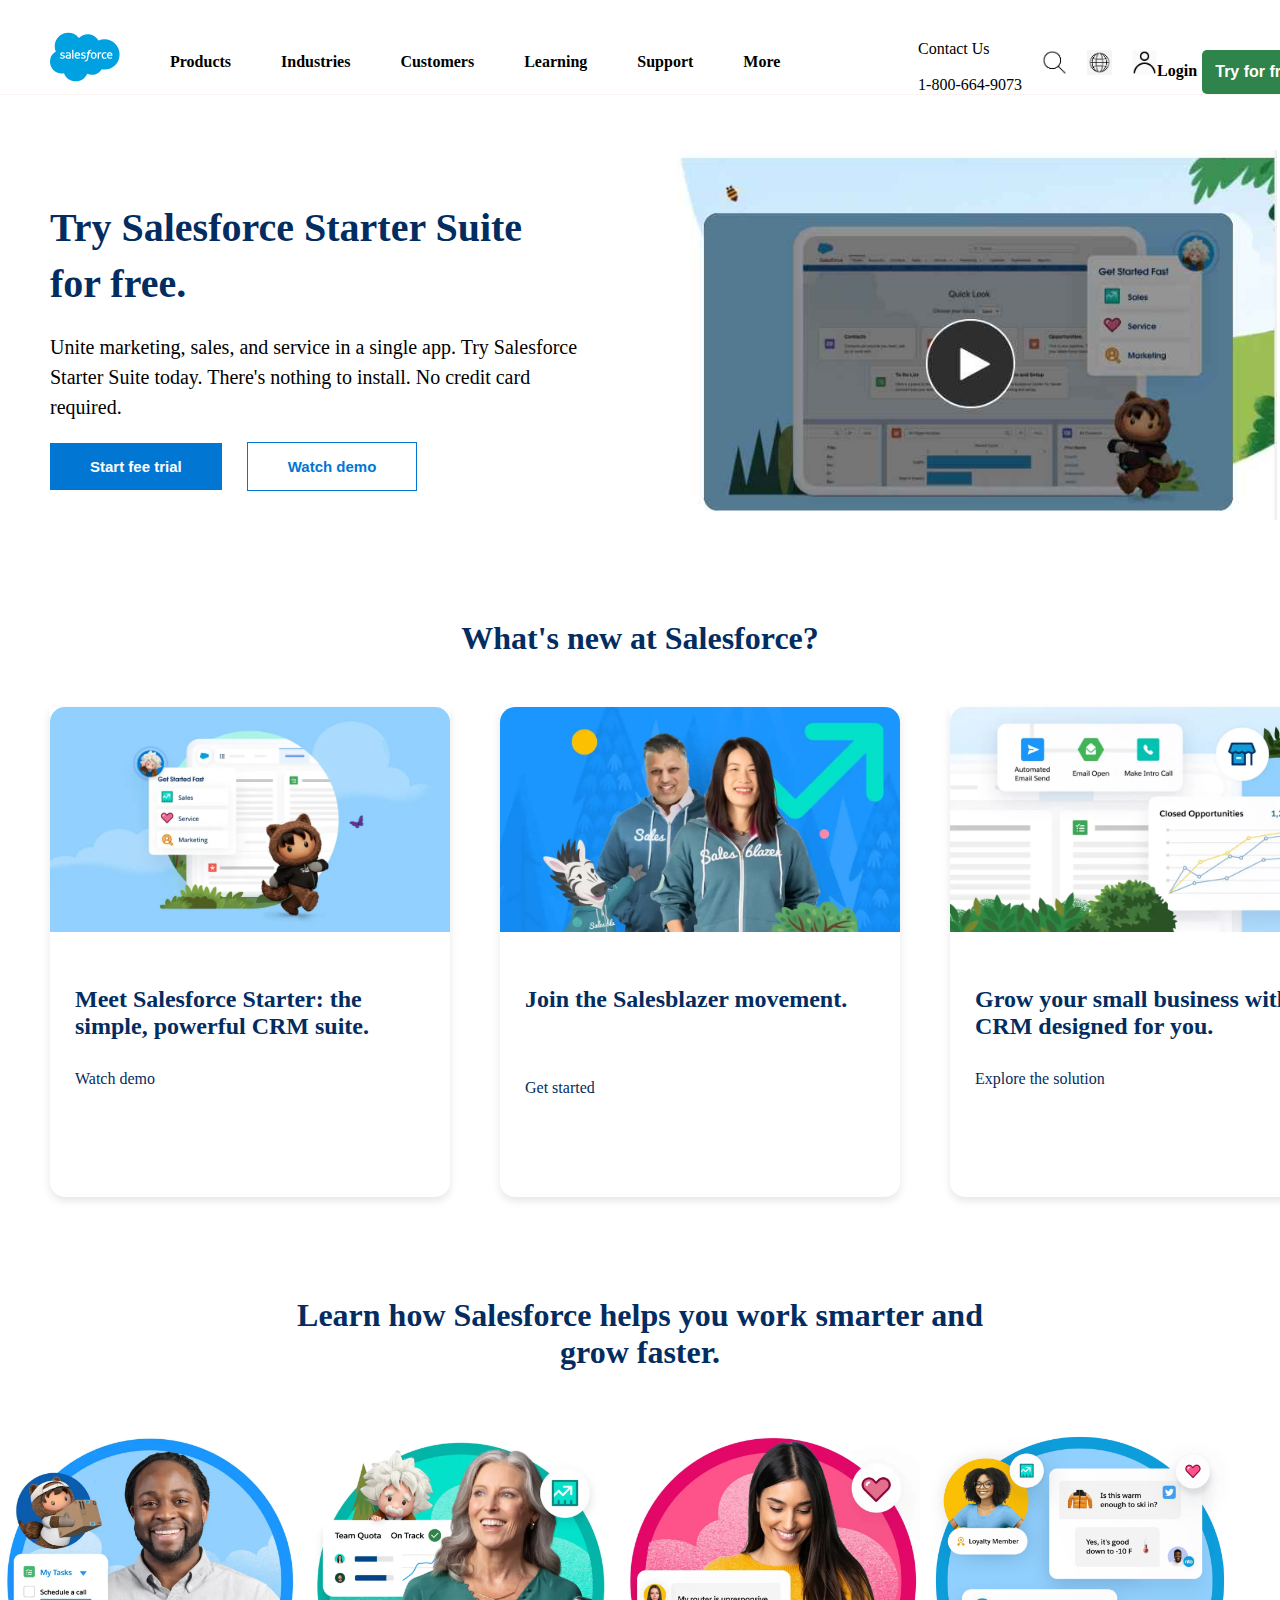
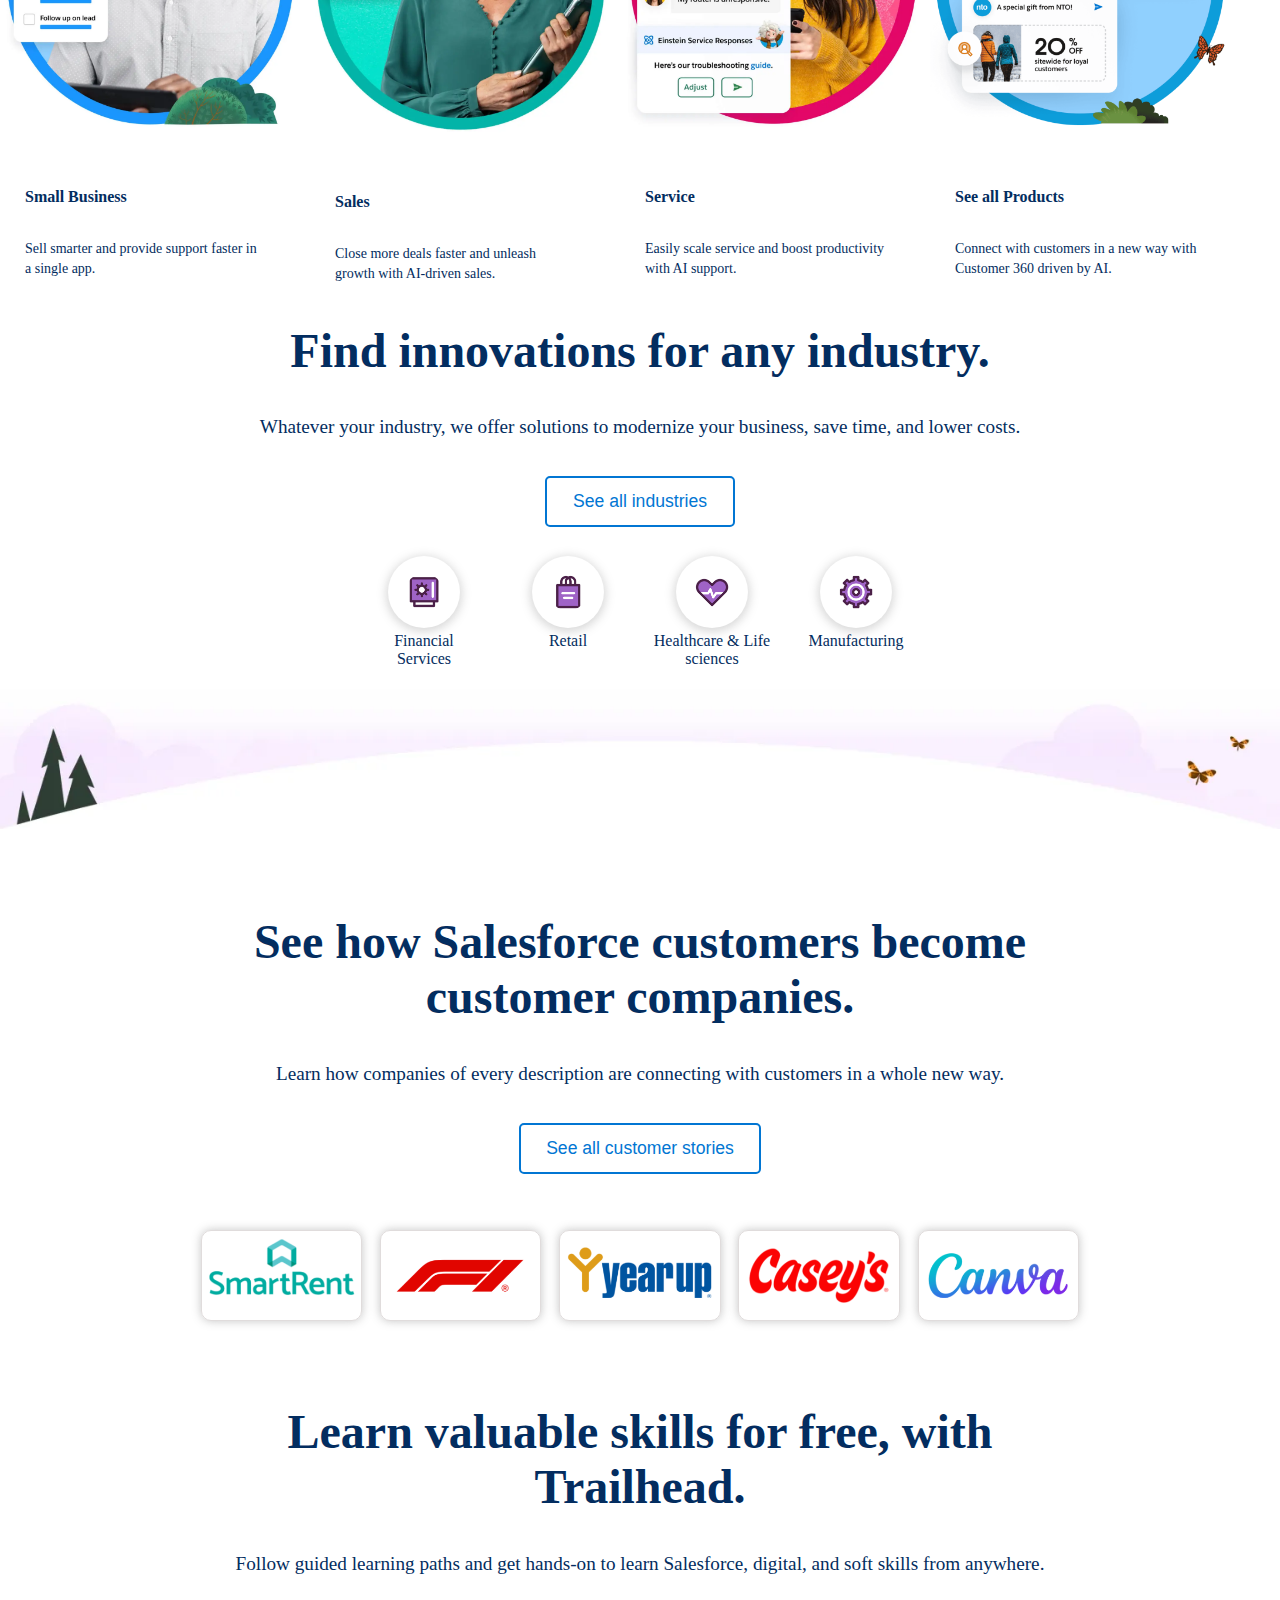
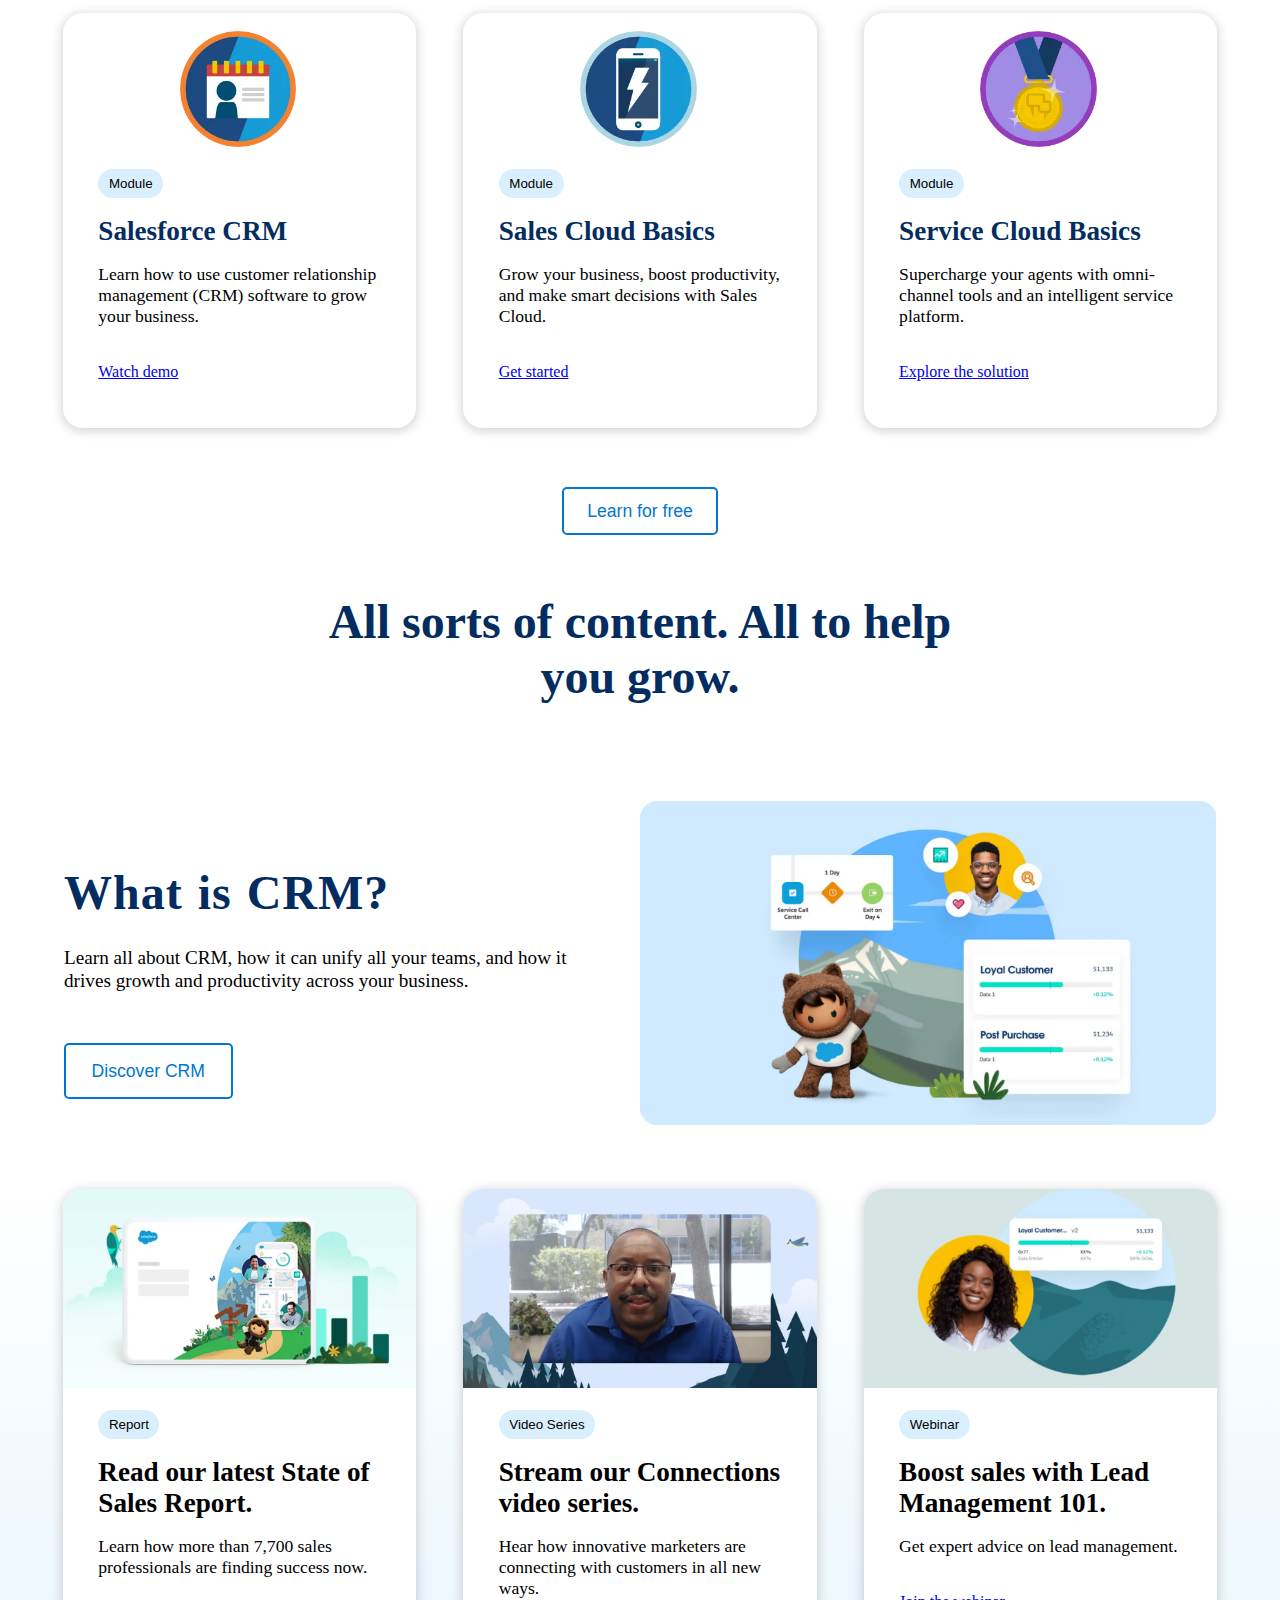
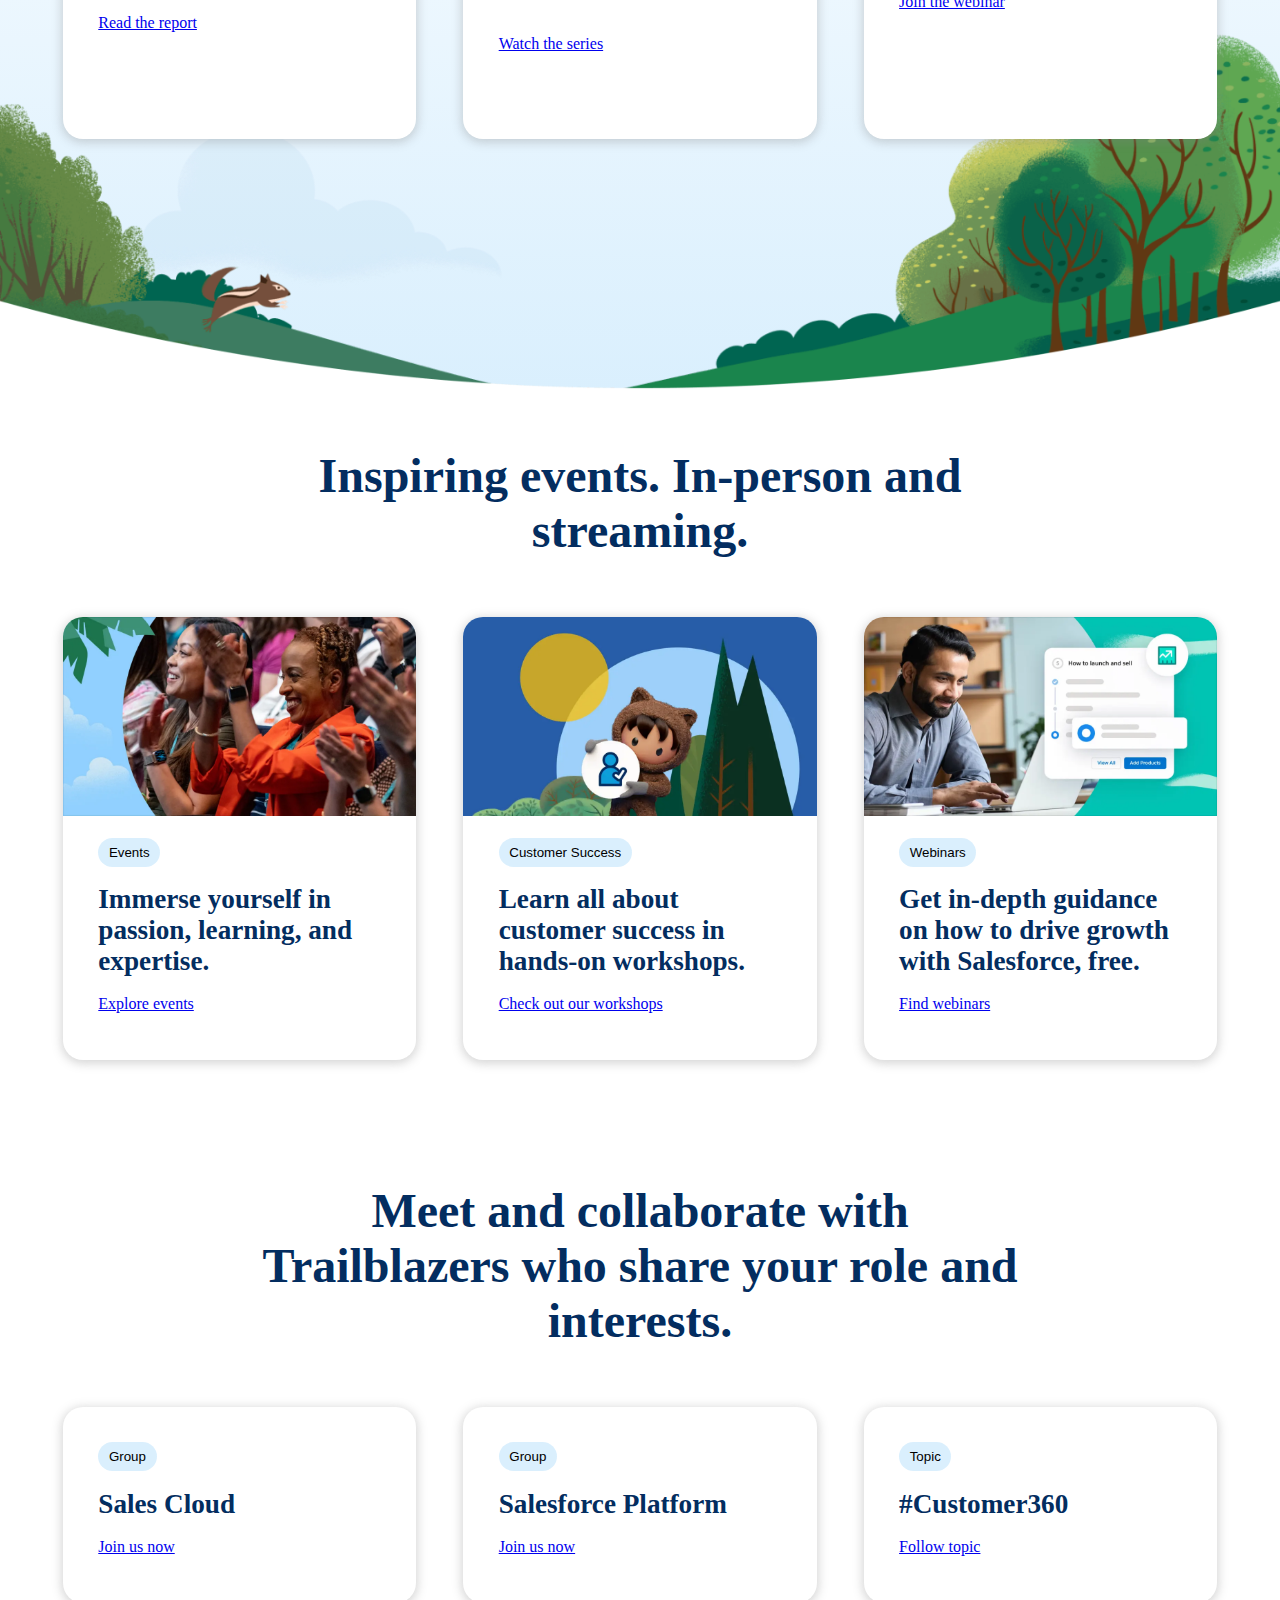
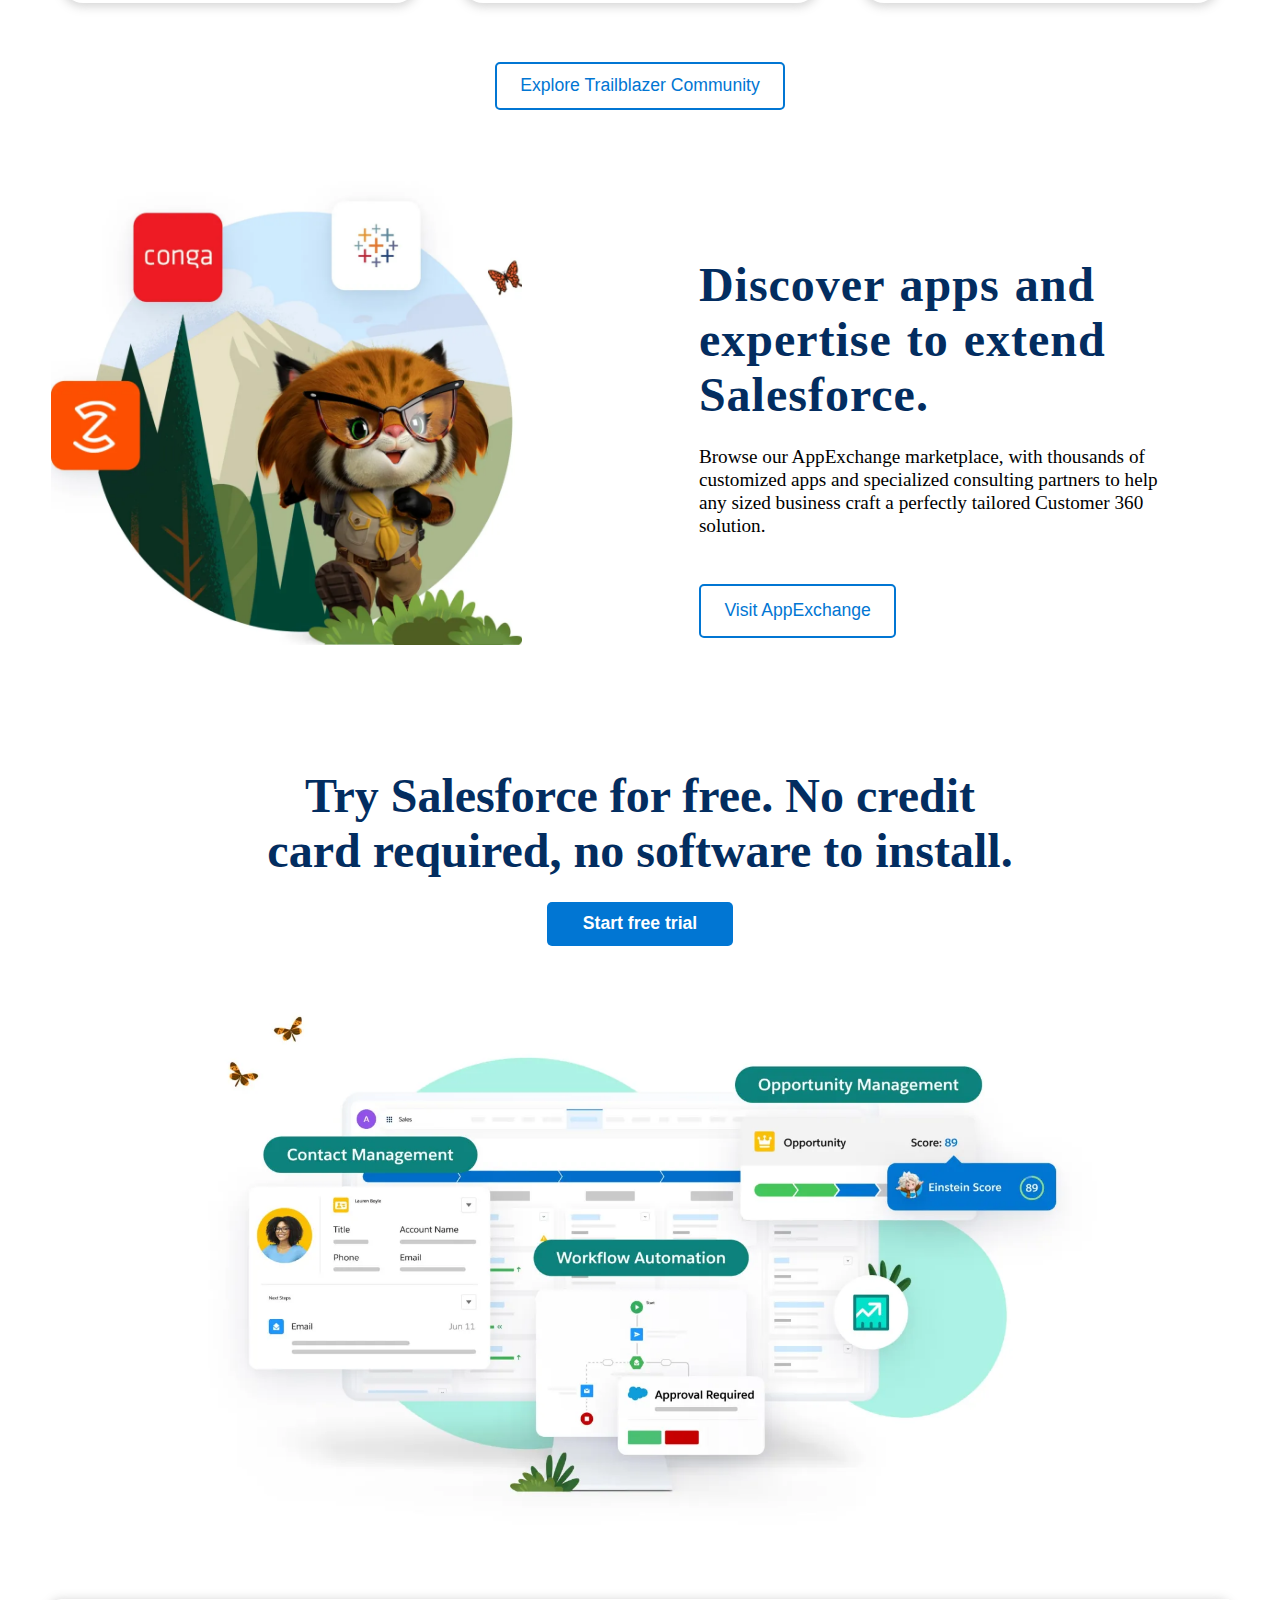
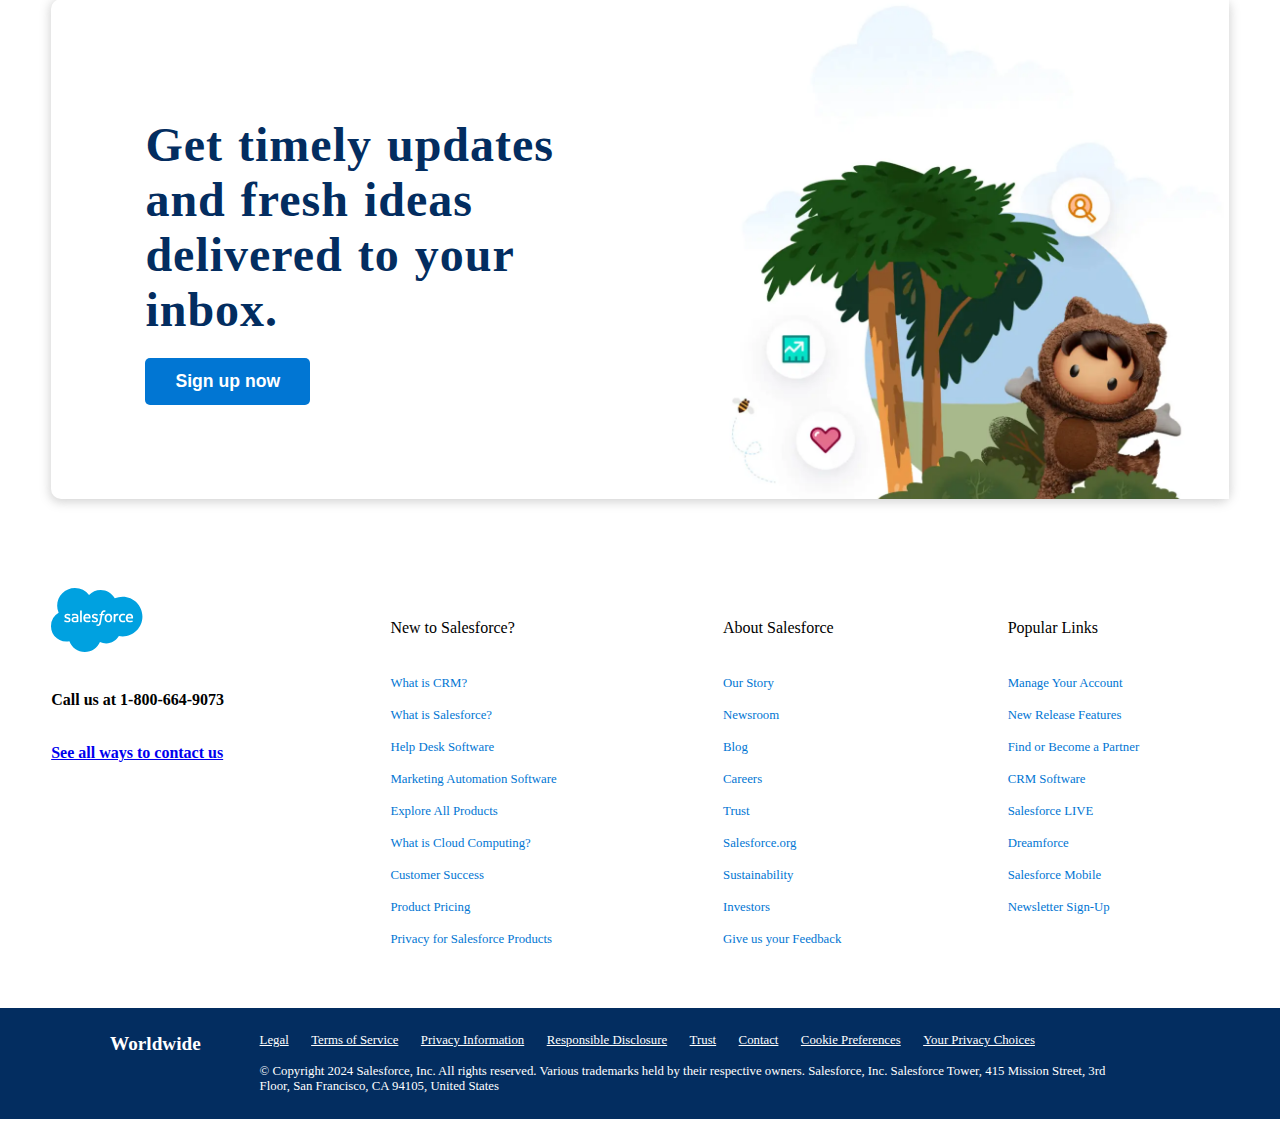
<file: index.html>
<!DOCTYPE html>
<html lang="en">
<head>
    <meta charset="UTF-8">
    <meta http-equiv="X-UA-Compatible" content="IE=edge">
    <meta name="viewport" content="width=device-width, initial-scale=1.0">
    <title>Document</title>
    <link rel="stylesheet" href="./style.css">
</head>
<body>
    <nav>
        <div class="nav">
            <img src="./images/logo-salesforce.svg" alt="">

            <div class="nav-bar">
                <ul>
                    <li>Products</li>
                    <li>Industries</li>
                    <li>Customers</li>
                    <li>Learning</li>
                    <li>Support</li>
                    <li>More</li>
                </ul>
            </div>
            <div class="nav-bar-two">
            <p>Contact Us<br><br> 1-800-664-9073
            </p>
            <img src="./images/Search-logo.jpeg" alt="">
            <img src="./images/worldwideweb.jpeg" alt="">
            <img src="./images/User-logo.jpeg" alt="">
            <p>Login</p>
            <button>Try for free</button>
            </div>
        </div>

    </nav>
      <div class="section-one">
            <div class="first-style">
                <h1>Try Salesforce Starter Suite<br> for free.</h1>
                <p>Unite marketing, sales, and service in a single app. Try Salesforce<br> Starter Suite today. There's nothing to install. No credit card<br> required.</p>
                <button>Start fee trial</button>
                <button>Watch demo</button>
            </div>
            <div class="first-image">
                <img src="./images/first-image.jpg" alt="">
            </div>

        </div>

            <div class="second-style">
                <h1>What's new at Salesforce?</h1>
            </div>
        </div>
        <div class="section-two">
            <div class="pic-two">
                <img src="./images/second-image.webp" alt="">
                <h2>Meet Salesforce Starter: the<br> simple, powerful CRM suite.</h2>
                <p>Watch demo</p>
            </div>
               <div class="pic-three">
                <img src="./images/third-image.webp" alt="">
                <h2>Join the Salesblazer movement.</h2>
                <p><br><br>Get started</p>
            </div>
               <div class="pic-four">
                <img src="./images/fourth-image.webp" alt="">
                <h2>Grow your small business with a<br> CRM designed for you.</h2>
                <p>Explore the solution</p>
            </div>
        </div>

        <div class="third-style">
            <h1>Learn how Salesforce helps you work smarter and<br> grow faster.</h1>
        </div>
        <div class="section-three">
            <div class="pic-five">
                <img src="./images/fifth-image.webp" alt="">
                <h4>Small Business</h4>
                <p>Sell smarter and provide support faster in<br> a single app.</p>
            </div>

             <div class="pic-six">
                <img src="./images/sixth-image.webp" alt="">
                <h4>Sales</h4>
                <p>Close more deals faster and unleash<br> growth with AI-driven sales.</p>
            </div>

             <div class="pic-seven">
                <img src="./images/seventh-image.webp" alt="">
                <h4>Service</h4>
                <p>Easily scale service and boost productivity<br> with AI support.</p>
            </div>

             <div class="pic-eight">
                <img src="./images/eight-image.webp" alt="">
                <h4>See all Products</h4>
                <p>Connect with customers in a new way with<br> Customer 360 driven by AI.</p>
            </div>
        </div>


        <section class="section3 flex">
            <h1>Find innovations for any industry.</h1>
            <p class="paragraph">Whatever your industry, we offer solutions to modernize your business, save time, and lower costs.</p>
            <button class="btn-right">See all industries</button>
            <div class="flex small-img">
                <div>
                    <img src="./images/php-industries-finserv.webp" alt="">
                    <p>Financial <br> Services</p>
                </div>
                <div>
                    <img src="./images/php-industries-retail.webp" alt="">
                    <p>Retail</p>
                </div>
                <div>
                    <img src="./images/php-industries-health.webp" alt="">
                    <p>Healthcare & Life <br> sciences</p>
                </div>
                <div>
                    <img src="./images/php-industries-manufacturing.webp" alt="">
                    <p>Manufacturing</p>
                </div>
            </div>
            <div class="bg2"></div>

        </section>

        <section class="section3 flex">
            <h1>See how Salesforce customers become customer companies.</h1>
            <p class="paragraph">Learn how companies of every description are connecting with customers in a whole new way.</p>
            <button class="btn-right">See all customer stories</button>

        </section>

        <section class="section">
            <div class="flex big-logos-div">
                <img class="big-logos" src="./images/php-customer-stories-01-smartrent.webp" alt="">
                <img class="big-logos" src="./images/php-customer-stories-02-f1.webp" alt="">
                <img class="big-logos" src="./images/php-customer-stories-03-yearup.webp" alt="">
                <img class="big-logos" src="./images/php-customer-stories-04-caseys.webp" alt="">
                <img class="big-logos" src="./images/php-customer-stories-05-canva.webp" alt="">
            </div>
        </section>

        <section class="section3 flex">
            <h1>Learn valuable skills for free, with Trailhead.</h1>
            <p class="paragraph">Follow guided learning paths and get hands-on to learn Salesforce, digital, and soft skills from anywhere.</p>

        </section>

        <section class="section4 flex">
            <div class="big-div flex">
                <div class="flex-items">
                    <img src="./images/crm.webp" alt="">
                    <button>Module</button>
                    <h2> Salesforce CRM</h2>
                    <p>Learn how to use customer relationship management (CRM) software to grow your business.</p>
                    <a href="#">Watch demo</a>
                </div>
                <div class="flex-items">
                    <img src="./images/cloud.webp" alt="">
                    <button>Module</button>
                    <h2>Sales Cloud Basics</h2>
                    <p>Grow your business, boost productivity, and make smart decisions with Sales Cloud.</p>
                    <a href="#">Get started</a>
                </div>
                <div class="flex-items">
                    <img src="./images/servicecloud.webp" alt="">
                    <button>Module</button>
                    <h2>Service Cloud Basics</h2>
                    <p>Supercharge your agents with omni-channel tools and an intelligent service platform.</p>
                    <a href="#">Explore the solution</a>
                </div>
            </div>
            <button class="btn-right">Learn for free</button>
            <h1 class="h1">All sorts of content. All to help you grow.</h1>

        </section>

        <section class="flex section5">
            <div class="div flex">
                <h1>What is CRM?</h1>
                <p class="paragraph">Learn all about CRM, how it can unify all your teams, 
                    and how it drives growth and productivity across your business.</p>
                
                <button class="btn-right">Discover CRM</button>

            </div>
            <img src="./images/php-rc-what-is-crm.webp" alt="">
        </section>

        <section class="section6">
            <div class="big-div flex">
                <div class="flex-items">
                    <img src="./images/report.webp" alt="">
                    <button>Report</button>
                    <h2> Read our latest State of Sales Report.</h2>
                    <p>Learn how more than 7,700 sales professionals are finding success now.</p>
                    <a href="#">Read the report</a>
                </div>
                <div class="flex-items">
                    <img src="./images/videoseries.webp" alt="">
                    <button>Video Series</button>
                    <h2>Stream our Connections video series.</h2>
                    <p>Hear how innovative marketers are connecting with customers in all new ways.</p>
                    <a href="#">Watch the series</a>
                </div>
                <div class="flex-items">
                    <img src="./images/webinar.webp" alt="">
                    <button>Webinar</button>
                    <h2>Boost sales with Lead Management 101.</h2>
                    <p>Get expert advice on lead management.</p>
                    <a href="#">Join the webinar</a>
                </div>
            </div>
        </section>

        <section class="section7">
            <h1>Inspiring events. In-person and streaming.</h1>
            <div class="big-div flex">
                <div class="flex-items">
                    <img src="./images/chp-news-bar-evergreen-events.webp" alt="">
                    <button>Events</button>
                    <h2>Immerse yourself in passion, learning, and expertise.</h2>
                    <a href="#">Explore events</a>
                </div>
                <div class="flex-items">
                    <img src="./images/chp-events-customer-success.webp" alt="">
                    <button>Customer Success</button>
                    <h2>Learn all about customer success in hands-on workshops.</h2>
                    <a href="#">Check out our workshops</a>
                </div>
                <div class="flex-items">
                    <img src="./images/webinars.webp" alt="">
                    <button>Webinars</button>
                    <h2>Get in-depth guidance on how to drive growth with Salesforce, free.</h2>
                    <a href="#">Find webinars</a>
                </div>
            </div>
        </section>

        <section class="section8 flex">
            <h1>Meet and collaborate with Trailblazers who share your role and interests.</h1>
            <div class="big-div flex">
                <div class="flex-items">
                    <button>Group</button>
                    <h2>Sales Cloud </h2>
                    <a href="#">Join us now</a>
                </div>
                <div class="flex-items">
                    <button>Group</button>
                    <h2>Salesforce Platform
                    </h2>
                    <a href="#">Join us now</a>
                </div>
                <div class="flex-items">
                    <button>Topic</button>
                    <h2>#Customer360</h2>
                    <a href="#">Follow topic</a>
                </div>
            </div>
            <button class="btn-right">Explore Trailblazer Community</button>

        </section>

        <section class="flex section9">
            <img src="./images/php-appy-appexchange.webp" alt="">
            <div class="div flex">
                <h1>Discover apps and expertise to extend Salesforce.</h1>
                <p class="paragraph">Browse our AppExchange marketplace, with thousands of customized
                     apps and specialized consulting partners to help any sized business craft a perfectly tailored Customer 360 solution.</p>
                
                <button class="btn-right">Visit AppExchange</button>

            </div>
        </section>

        <section class="flex section10">
            <h1>Try Salesforce for free. No credit card required, no software to install.</h1>
            <button>Start free trial</button>
            <img src="./images/bigpic.webp" alt="">
        </section>

        <section class="section11">
            <div class="section11-div flex">
                <div class="div">
                    <h1>Get timely updates and fresh ideas delivered to your inbox.</h1>
                    <button>Sign up now</button>
                        
                </div>
                <img src="./images/hp-newsletter-card.webp" alt="">
            </div>
        </section>
    </main>

    <footer>
        <div class="footer-div flex">
            <div>
                <div class="logo"><img src="./images/logo-salesforce.svg" alt=""></div>

                <p>Call us at 1-800-664-9073</p>
                <a href="#">See all ways to contact us</a>

            </div>
            <ul>
                <li class="black">New to Salesforce?</li>
                <li>What is CRM?</li>
                <li>What is Salesforce?</li>
                <li>Help Desk Software</li>
                <li>Marketing Automation Software</li>
                <li>Explore All Products</li>
                <li>What is Cloud Computing?</li>
                <li>Customer Success</li>
                <li>Product Pricing</li>
                <li>Privacy for Salesforce Products</li>
            </ul>
            <ul>
                <li class="black">About Salesforce</li>
                <li>Our Story</li>
                <li>Newsroom</li>
                <li>Blog</li>
                <li>Careers</li>
                <li>Trust</li>
                <li>Salesforce.org</li>
                <li>Sustainability</li>
                <li>Investors</li>
                <li>Give us your Feedback</li>
            </ul>
            <ul>
                <li class="black">Popular Links</li>
                <li>Manage Your Account</li>
                <li>New Release Features</li>
                <li>Find or Become a Partner</li>
                <li>CRM Software</li>
                <li>Salesforce LIVE</li>
                <li>Dreamforce</li>
                <li>Salesforce Mobile</li>
                <li>Newsletter Sign-Up</li>
            </ul>
        </div>

        <div class="footer flex">
            <b>Worldwide </b>
            <div>
                <ul class="flex">
                    <a href="#"><li>Legal</li></a>
                    <a href="#"><li>Terms of Service</li></a>
                    <a href="#"><li>Privacy Information</li></a>
                    <a href="#"><li>Responsible Disclosure</li></a>
                    <a href="#"><li>Trust</li></a>
                    <a href="#"><li>Contact</li></a>
                    <a href="#"><li>Cookie Preferences</li></a>
                    <a href="#"><li>Your Privacy Choices</li></a>
                </ul>
                <p> &copy  Copyright 2024 Salesforce, Inc. All rights reserved. 
                    Various trademarks held by their respective owners. Salesforce, Inc. Salesforce Tower, 415 Mission Street, 3rd Floor, San Francisco, CA 94105, United States</p>
            </div>
        </div>
    </footer>

</body>
</html>
</file>
<file: style.css>
.nav{
    margin: auto;
    display: flex;
    border-bottom: 1px solid rgb(252, 243, 243);
    position: fixed;
    background-color: #ffff;
   
}
.nav img{
     width: 70px;
     margin-left: 50px;
     margin-top: 20px;
}

.nav-bar{
    display: flex;
    justify-content:space-between;
    width: 40%;
}
.nav-bar ul {
display: flex;
list-style: none;
justify-content: space-between;

}

.nav-bar li{
    display: flex;
    justify-content: space-between;
    margin-left: 50px;
    margin-top: 50px;
    font-weight: 700;
    font-size: 16px;
    line-height: 24px;
}
.nav-bar-two{
    display: flex;
    float: right;
    justify-content: flex-end;
    margin-left: 250px;
}
.nav-bar-two :nth-child(1){
    margin-top: 40px;
}

.nav-bar-two img{
    width: 25px;
    height: 25px;
    margin-left: 20px;
    margin-top: 50px;
}
.nav-bar-two :nth-child(5){
    margin-top: 59px;
     font-weight: 700;
    font-size: 16px;
    line-height: 24px;
}
.nav-bar-two :nth-child(6){
    background-color: #2e844a;
    border: none;
    border-radius: 5px;
    width: 110px;
    margin-top: 50px;
    margin-left: 5px;
    font-weight: 700;
    font-size: 16px;
    line-height: 24px;
    color:#ffff ;

}
.section-one{
    display: flex;

}

.first-style h1{
    margin-top: 100px;
    font-size: 40px;
    line-height: 56px;
    font-weight: 700;
    text-align: start;
    margin-top: 200px;
    margin-left: 50px;
    color: #032d60;

}

.first-style p{
    font-size: 20px;
    line-height: 30px;
    margin-left: 50px;
    margin-top: 20px;
}
.first-image{
display: flex;

}

.first-image img{
    width: 600px;
    margin-top: 150px;
    margin-left: 100px;
}


.first-style :nth-child(3){
    padding: 15px 40px;
    margin: 20px;
    margin-left: 50px;
    font-size: 15px;
    font-weight: 800;
    background-color: #0176d3;
    color: #ffff;
    border: none;
}

.first-style :nth-child(4){
     padding: 15px 40px;
    margin: 20px;
    margin-left: 1px;
    font-size: 15px;
    font-weight: 800;
    color: #0176d3;
    border: 1px solid #0176d3;
    background-color: #ffff;

}

.second-style h1{
    text-align: center;
    justify-content: center;
    margin-top: 100px;
    color: #032d60;
}
.section-two{
    flex-direction: row;
    justify-content: space-between;
    display: flex;
    padding-top: 50px;
    margin-right: 50px;

}

.section-two h2{
    margin-top: 50px;
    color: #032d60;
    margin-left: 25px;

}

.section-two p{
    margin-top: 30px;
    color: #032d60;
    margin-left: 25px;
}
.pic-two{
    border-radius: 5px;
    box-shadow:0 4px 8px rgba(0, 0, 0, 0.1);
    padding-bottom: 100px;
    margin-left: 50px;
    border-radius: 0px 0px 15px 15px;

}

.pic-two img{
    width: 400px;
    border-radius: 15px 15px 0px 0px;

}



.pic-three{
    border-radius: 5px;
    box-shadow:0 4px 8px rgba(0, 0, 0, 0.1);
    padding-bottom: 100px;
    margin-left: 50px;
    border-radius: 0px 0px 15px 15px;

}

.pic-three img{
    width: 400px;
    border-radius: 15px 15px 0px 0px;

}



.pic-four{
    border-radius: 5px;
    box-shadow:0 4px 8px rgba(0, 0, 0, 0.1);
    padding-bottom: 100px;
    margin-left: 50px;
    border-radius: 0px 0px 15px 15px;

}

.pic-four img{
    width: 400px;
    border-radius: 15px 15px 0px 0px;

}

.third-style h1{
    text-align: center;
    justify-content: center;
    margin-top: 100px;
    color: #032d60;
}

.section-three{
    flex-direction: row;
    justify-content: space-between;
    display: flex;
    padding-top: 60px;
    margin-right: 50px;

}


.pic-five img{
    width: 300px;

}

.pic-six img{
    width: 300px;

}

.pic-seven img{
    width: 300px;

}

.pic-eight img{
    width: 300px;

}

.section-three h4{
    margin-top: 50px;
    color: #032d60;
    margin-left: 25px;
    font-size: 16px;
    line-height: 24px;

}

.section-three p{
    margin-top: 30px;
    color: #032d60;
    margin-left: 25px;
    font-size: 14px;
    line-height: 20px;
}


.fourth-style {
    text-align: center;
    justify-content: center;
    margin-top: 100px;
    color: #032d60;
   
}
.fourth-style p{
    padding-top: 20px;
}

.fourth-style :nth-child(3){
    padding: 15px 40px;
    margin: 20px;
    margin-left: 1px;
    font-size: 15px;
    font-weight: 700;
    color: #0176d3;
    border: 2px solid #0176d3;
    background-color: #ffff;
    margin-top: 50px;
}
   
   
*{
    box-sizing: border-box;
    padding: 0;
    margin: 0;
    list-style: none;
}
.flex{
    display: flex;
}

.div{
    width: 35%;
    height: 80%;
    flex-direction: column;
    justify-content: center;
    margin: 0 5%;
    padding-top: 10%;
}

.div h1{
    font-size: 3em;
    letter-spacing: 1px;
    word-spacing: 2px;
    color: #032d60;
}
.div .paragraph{
    margin: 5% 0;
    font-size: 1.5em;
    line-height: 1.2;

}
.section1 button, .section10 button, .section11 button{
    width: fit-content;
    color: white;
    background-color: #0176d3;
    border: none;
    /* border: 2px solid #005fad ; */
    padding: 3% 7%;
    font-weight: 600;
    border-radius: 5px;
    margin-top: 3%;
    font-size: 1.1em;

}
.btn-right{
    margin-left: 5%;
    border: 2px solid #0176d3 !important;
    background-color: white !important;
    color: #0176d3 !important;
    font-size: 1.1em;

}
.section1 button:hover {
    background-color: #032d60;
}
.btn-right:hover{
    background-color: #aadbfb70 !important;
}

.section2, .section3{
    width: 92vw;
    margin: 3% auto;
    color: #032d60;
    
}
.big-div{
    width: 100%;
    justify-content: space-between;
}
.flex-items{
    margin: 0 1%;
    padding-bottom: 4%;
    width: 30%;
    border-radius: 20px;
    box-shadow: 0px 2px 10px 2px #8080804f;
}

.section2 h1{
    font-size: 3em;
    text-align: center;
    margin: 0 auto 5%;
    max-width: 65%;

}
.flex-items h2{
    font-size: 1.7em;
    margin: 15% 10%;

}
.four-items h2{
    font-size: 1.5em;

}
.flex-items a{
    margin: 0 10% 15%;
}
.flex-items img{
    width: 100%;
    border-top-left-radius: 20px;
    border-top-right-radius: 20px;
}
.four-items{
    margin: 0 1%;
    padding-bottom: 4%;
    width: 20%;
    
}
.four-items img{
    width: 100%;
    
}
.four-items p{
    margin: 15% 0;
    font-size: 1.1em;
    color: black;
}

.section3{
    width: 100vw;
    flex-direction: column;
    align-items: center;
    justify-content: center;
    
}
.bg2{
    background-image: url(./images/bg2.webp);
    background-repeat: no-repeat;
    background-size: contain;
    height: 200px;
    width: 100%;
}
.section3 .small-img{
    width: 45%;
    margin: auto;
    align-items: center;
    justify-content: center;
}
.section3 h1{
    font-size: 3em;
    text-align: center;
    margin: 0 auto 5%;
    max-width: 65%;

}
.small-img div{
    width: 25%;
    text-align: center;
    height: 120px;
    margin-top: 5%;
}
.section3 img{
    width: 50%;
    padding: 12%;
    border-radius: 50%;
    box-shadow: 0px 2px 10px 2px #8080804f;
    margin: auto;
}

.section3 .paragraph{
    font-size: 1.2em;
    margin-top: -2%;
}
.section3 button{
    padding: 1% 2%;
    width: fit-content;
    border-radius: 5px;
    margin-top: 3%;
    margin-left: 0 !important;
}

.section{
    width: 100%;
    padding: 0 15%;
}
.big-logos{
    margin: 2% 1% 5%;
    width: 18%;
    border: 1px solid rgba(202, 194, 194, 0.576);
    box-shadow: 0px 0px 10px #80808075;
    border-radius: 10px;
    cursor: pointer;
}

.section4{
    padding: 0 4%;
    margin: 3% auto;
    color: #032d60;
    flex-direction: column;
    align-items: center;
}
.section4 h1{
    font-size: 3em;
    text-align: center;
    margin: 5% auto;
    max-width: 60%;
}
.section4 p, .section6 p{
    color: black;
    margin: 5% 10% 10%;
    font-size: 1.1em;
}

.section4 .flex-items h2{
    font-size: 1.7em;
    margin: 5% 10%;

}
.section4 .flex-items a{
    margin: 5% 10% 15%;
}
.section4 .flex-items img{
    width: 33%;
    margin: 5% 33%;
}
.flex-items button{
    border: none;
    border-radius: 35px;
    padding: 2% 3%;
    margin: 0 10%;
    background-color: #aadbfb70 ;

}

.section4 .btn-right, .section8 .btn-right{
    padding: 1% 2%;
    width: fit-content;
    border-radius: 5px;
    margin-top: 5%;
    margin-left: 0 !important;
}

.section5{
    padding: 0 0% 5%;
}
.section5 img{
    width: 45%;
    
}
.section5 .paragraph, .section9 .paragraph{
    font-size: 1.2em;
}
.section5 .btn-right, .section9 .btn-right{
    margin-left: 0 !important;
    padding: 3% 5%;
    width: fit-content;
    border-radius: 5px;
    margin-top: 5%;
}
.section5 .div{
    padding-top: 5%;
    width: 40%;
}

.section6{
    background-color: #aadbfb70;
    background:linear-gradient(to bottom in srgb, white, #aadbfb70);
    height: 800px;    
}

.section6 .big-div{
    height: 800px;
    background-image: url(./images/bg3.webp);
    background-position: bottom;
    background-repeat: no-repeat;
    background-size: contain;
    padding: 0 4%;
}
.section6 .flex-items{
    background-color: white;
    height: 550px;
}

.section6 .flex-items h2, .section7 .flex-items h2, .section8 .flex-items h2{
    font-size: 1.7em;
    margin: 5% 10%;

}
.section6 .flex-items a, .section7 .flex-items a, .section8 .flex-items a{
    margin: 5% 10% 15%;
}
.section6 .flex-items img, .section7 .flex-items img{
    margin: 0 0 5% ;
}

.section7 h1, .section8 h1, .section10 h1{
    font-size: 3em;
    text-align: center;
    margin: 5% auto;
    max-width: 65%;

}
.section7, .section8, .section10, .section11{
    margin-bottom: 5%;
    padding: 0 4%;
    color: #032d60;
    flex-direction: column;
    align-items: center;
    
}
.section8 button{
    margin-top: 10%;
}

.section9{
    padding: 0 4%;
    margin-bottom: 5%;
}
.section9 img{
    width: 40%;
}

.section9 .div{
    padding-top: 7%;
    margin-left: 15%;
    width: 40%;
}
.section10 img{
    width: 80%;
    margin-top: 5%;
}
.section10 button{
    padding: 1% 3%;
    margin-top: -3%;
    border: none;
}

.section11-div{
    width: 100%;
    height: 500px;
    margin: auto;
    border-radius: 10px;
    box-shadow: 0px 2px 10px 2px #8080804f;

}

.section11-div .div{
    width: 45%;
    margin-left: 8%;
}
.section11-div img{
    margin-left: 8%;

}
.section11 button{
    border: none;
    margin-top: 5%;
}

footer{
    width: 100%;
    padding: 2% 0%;
}
.footer-div{
    width: 85%;
    margin:  0 4% 4%;
    justify-content: space-between;
}

.footer-div li{
    font-size: .8em;
    color: #0176d3;
    line-height: 2.5;
}
.footer-div .black{
    font-size: 1em;
    color: black;
    line-height: 5;

}
.footer-div .logo{
    width: 60%;
    margin-bottom: 10%;
}

.footer-div div p, .footer-div div a{
    margin: 20% 0;
    font-weight: bolder;
}

.footer{
    color: white;
    background-color: #032d60;
    width: 100%;
    padding:  2% 4%;
    font-size: .8em;
}
.footer b{
    font-size: 1.5em;
    margin: 0 5%;
}
.footer a{
    color: white;
    margin-bottom: 2%;}
.footer ul{
    width: 80%;
    justify-content: space-between;
}
.footer p{
    max-width: 90%;
}
</file>
